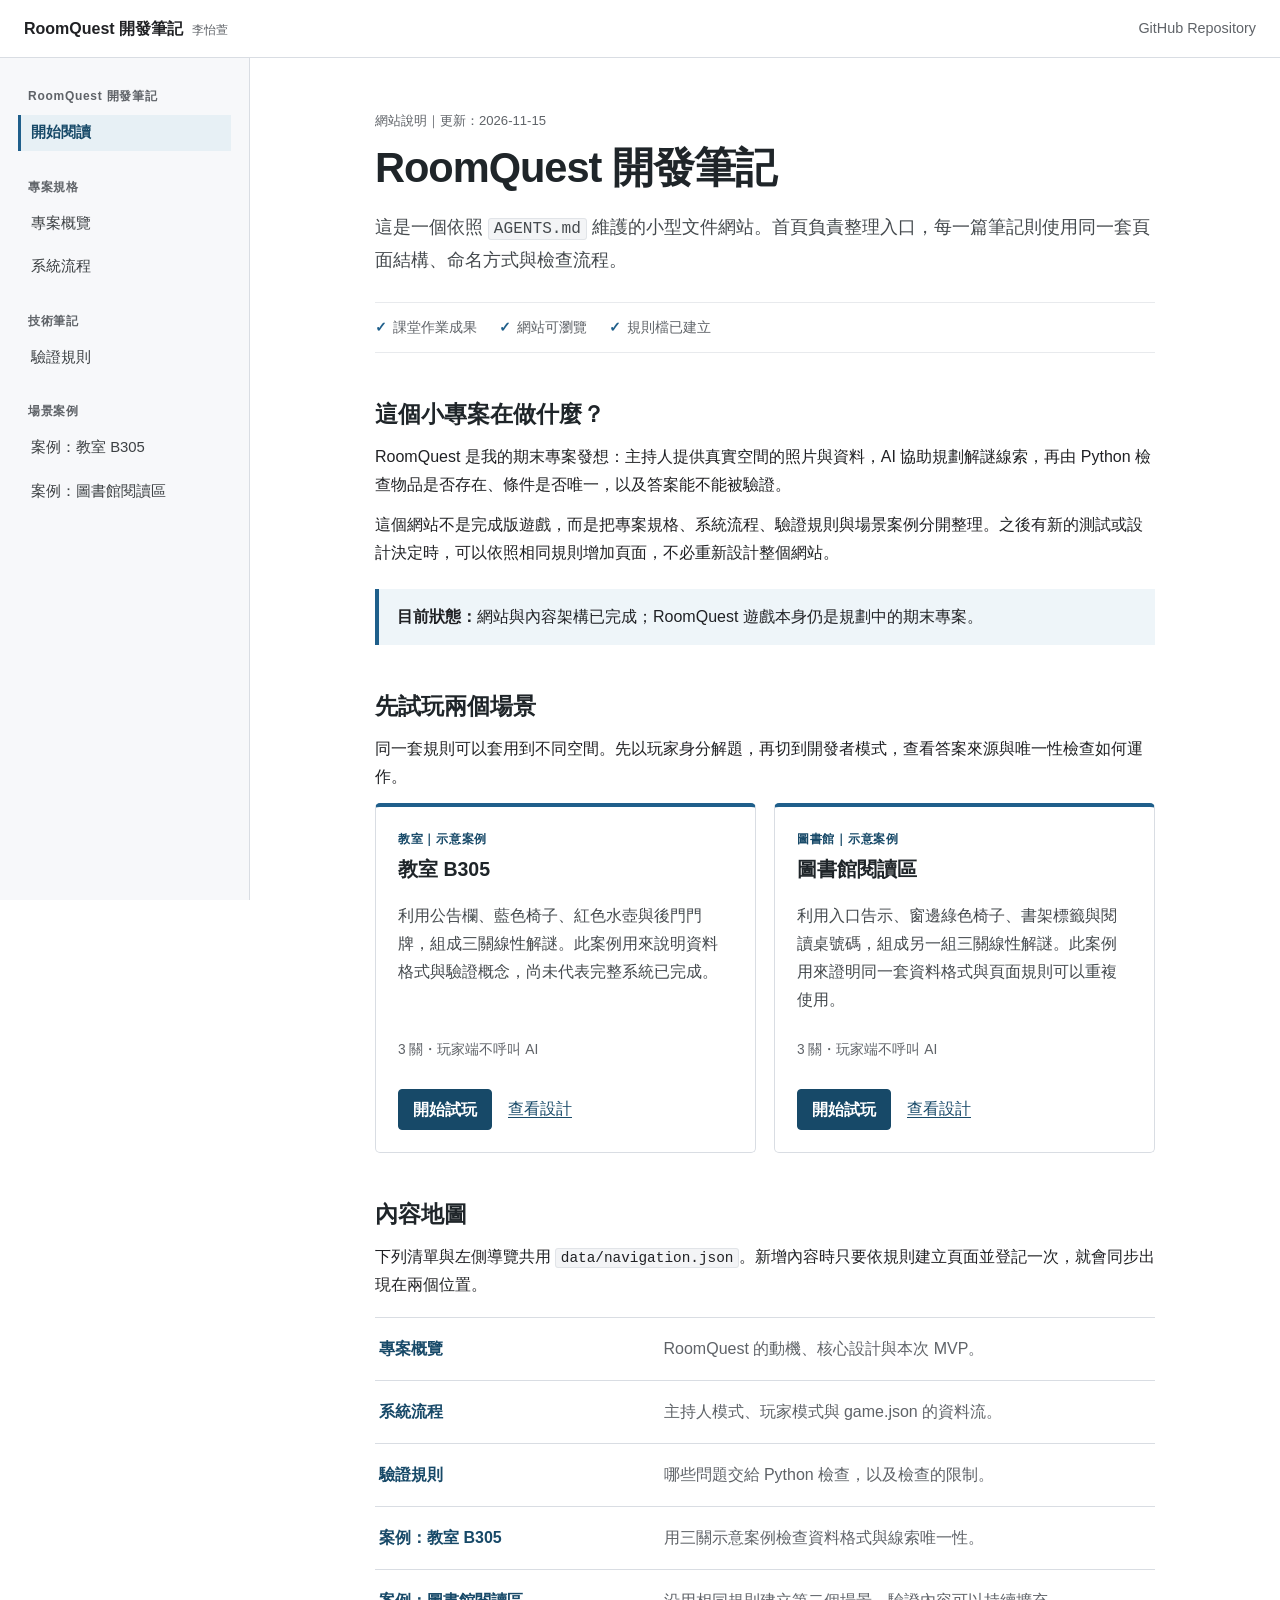
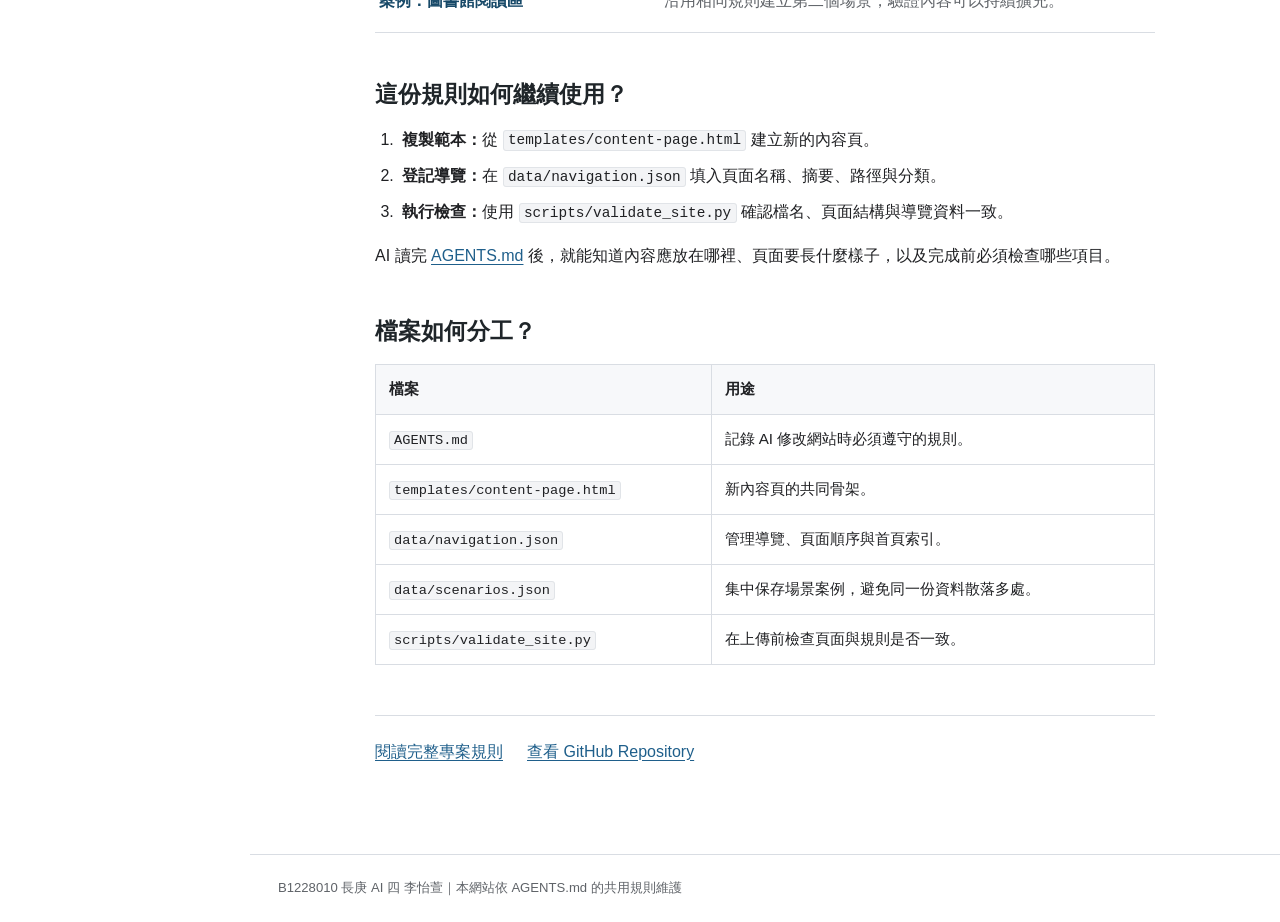
<file: index.html>
<!doctype html>
<html lang="zh-Hant">
<head>
  <meta charset="utf-8">
  <meta name="viewport" content="width=device-width, initial-scale=1">
  <meta name="description" content="RoomQuest 開發筆記：以 AGENTS.md 維護、可持續新增內容的小型文件網站。">
  <title>RoomQuest 開發筆記</title>
  <link rel="stylesheet" href="assets/css/styles.css?v=20261116-5">
</head>
<body data-root="" data-page="home">
  <a class="skip-link" href="#main-content">跳到主要內容</a>
  <header class="docs-header" data-site-header></header>

  <div class="docs-layout">
    <aside class="docs-sidebar" data-sidebar></aside>
    <main class="docs-main" id="main-content">
      <article class="doc-page">
        <p class="page-meta">網站說明｜更新：2026-11-15</p>
        <h1>RoomQuest 開發筆記</h1>
        <p class="lead">這是一個依照 <code>AGENTS.md</code> 維護的小型文件網站。首頁負責整理入口，每一篇筆記則使用同一套頁面結構、命名方式與檢查流程。</p>

        <div class="status-line" aria-label="專案狀態">
          <span>課堂作業成果</span>
          <span>網站可瀏覽</span>
          <span>規則檔已建立</span>
        </div>

        <section>
          <h2>這個小專案在做什麼？</h2>
          <p>RoomQuest 是我的期末專案發想：主持人提供真實空間的照片與資料，AI 協助規劃解謎線索，再由 Python 檢查物品是否存在、條件是否唯一，以及答案能不能被驗證。</p>
          <p>這個網站不是完成版遊戲，而是把專案規格、系統流程、驗證規則與場景案例分開整理。之後有新的測試或設計決定時，可以依照相同規則增加頁面，不必重新設計整個網站。</p>
          <aside class="note">
            <strong>目前狀態：</strong>網站與內容架構已完成；RoomQuest 遊戲本身仍是規劃中的期末專案。
          </aside>
        </section>

        <section>
          <h2>先試玩兩個場景</h2>
          <p>同一套規則可以套用到不同空間。先以玩家身分解題，再切到開發者模式，查看答案來源與唯一性檢查如何運作。</p>
          <div data-scenario-cards aria-live="polite">
            <p class="loading-text">正在載入場景……</p>
          </div>
        </section>

        <section>
          <h2>內容地圖</h2>
          <p>下列清單與左側導覽共用 <code>data/navigation.json</code>。新增內容時只要依規則建立頁面並登記一次，就會同步出現在兩個位置。</p>
          <div class="page-index" data-page-index aria-live="polite">
            <p class="loading-text">正在載入內容索引……</p>
          </div>
        </section>

        <section>
          <h2>這份規則如何繼續使用？</h2>
          <ol class="steps">
            <li><strong>複製範本：</strong>從 <code>templates/content-page.html</code> 建立新的內容頁。</li>
            <li><strong>登記導覽：</strong>在 <code>data/navigation.json</code> 填入頁面名稱、摘要、路徑與分類。</li>
            <li><strong>執行檢查：</strong>使用 <code>scripts/validate_site.py</code> 確認檔名、頁面結構與導覽資料一致。</li>
          </ol>
          <p>AI 讀完 <a href="AGENTS.md">AGENTS.md</a> 後，就能知道內容應放在哪裡、頁面要長什麼樣子，以及完成前必須檢查哪些項目。</p>
        </section>

        <section>
          <h2>檔案如何分工？</h2>
          <div class="table-wrap">
            <table>
              <thead><tr><th>檔案</th><th>用途</th></tr></thead>
              <tbody>
                <tr><td><code>AGENTS.md</code></td><td>記錄 AI 修改網站時必須遵守的規則。</td></tr>
                <tr><td><code>templates/content-page.html</code></td><td>新內容頁的共同骨架。</td></tr>
                <tr><td><code>data/navigation.json</code></td><td>管理導覽、頁面順序與首頁索引。</td></tr>
                <tr><td><code>data/scenarios.json</code></td><td>集中保存場景案例，避免同一份資料散落多處。</td></tr>
                <tr><td><code>scripts/validate_site.py</code></td><td>在上傳前檢查頁面與規則是否一致。</td></tr>
              </tbody>
            </table>
          </div>
        </section>

        <nav class="page-actions" aria-label="延伸連結">
          <a href="AGENTS.md">閱讀完整專案規則</a>
          <a href="https://github.com/lyixuan0718/roomquest-project-hub">查看 GitHub Repository</a>
        </nav>
      </article>
    </main>
  </div>

  <footer class="docs-footer" data-site-footer></footer>
  <script src="assets/js/main.js?v=20261116-5" defer></script>
  <script src="assets/js/scenario.js?v=20261116-5" defer></script>
</body>
</html>
</file>
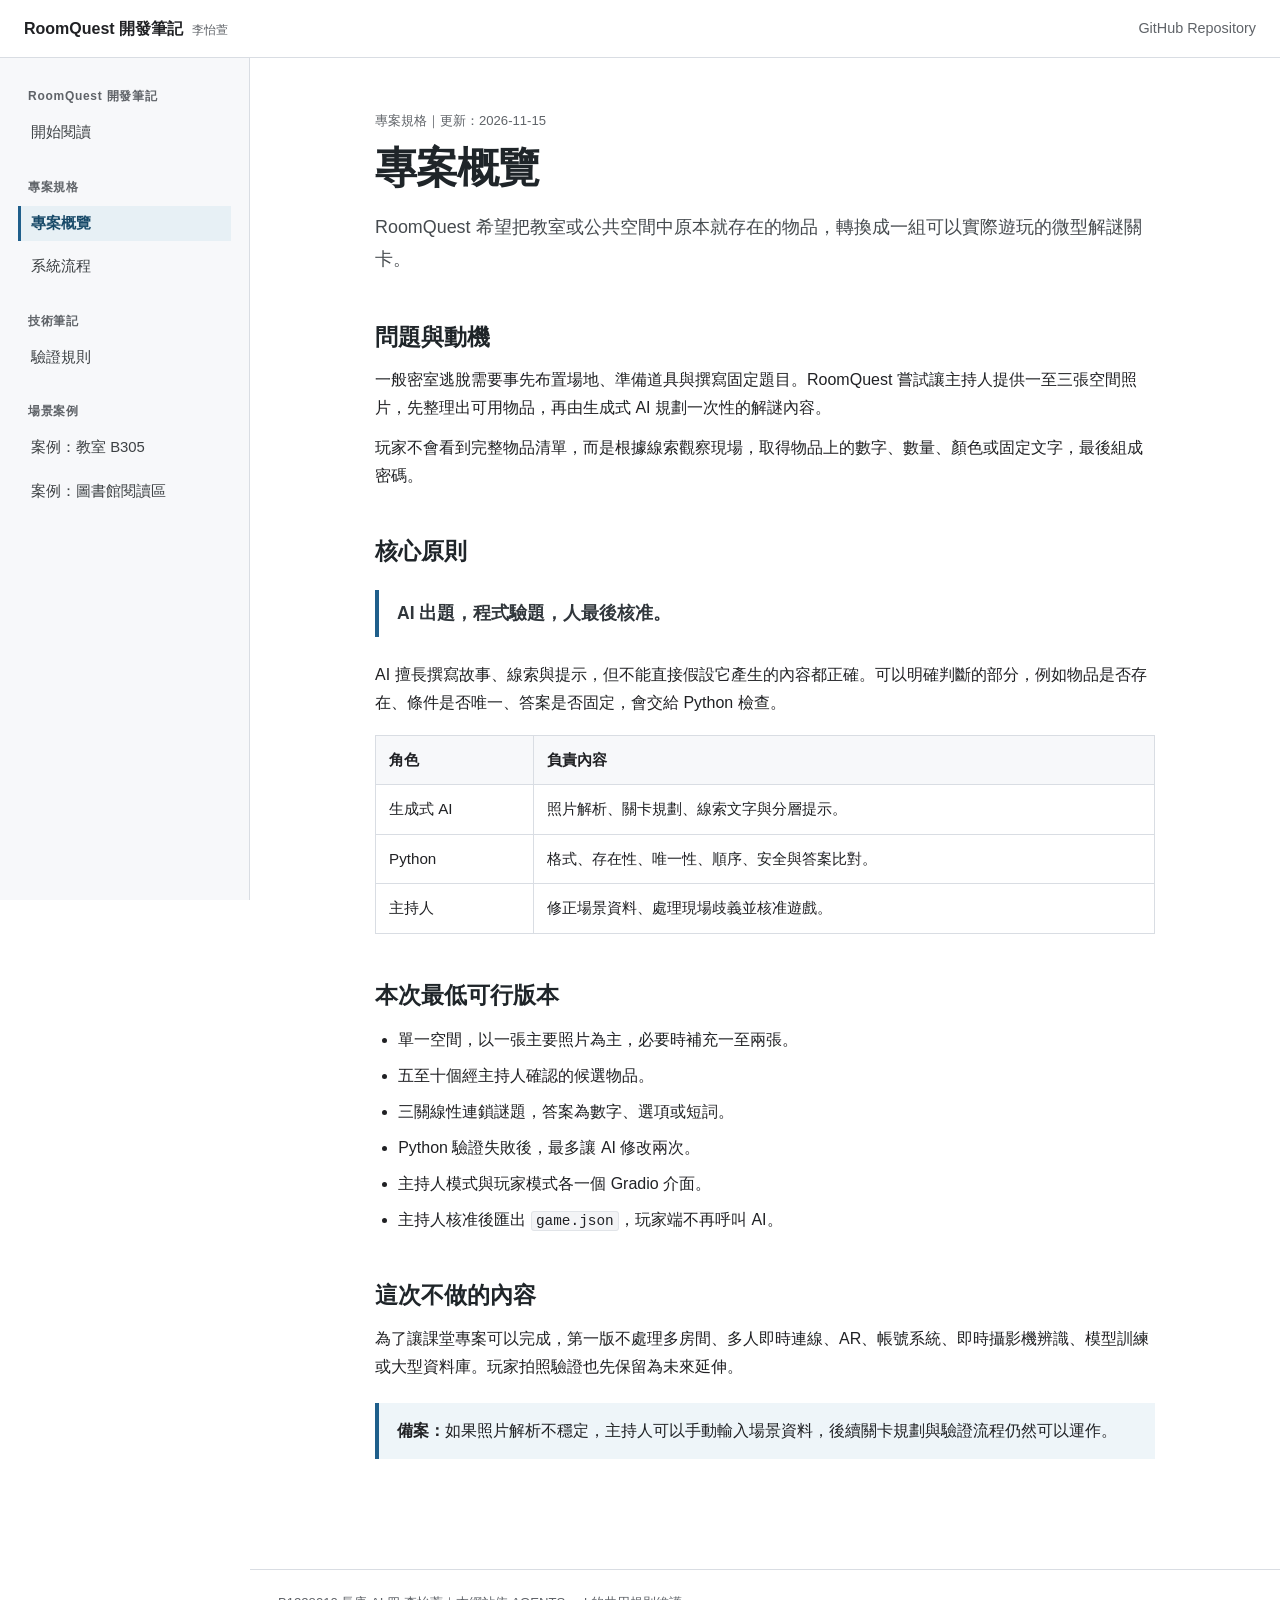
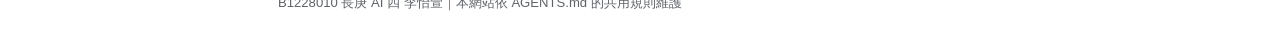
<file: pages/project-overview.html>
<!doctype html>
<html lang="zh-Hant">
<head>
  <meta charset="utf-8">
  <meta name="viewport" content="width=device-width, initial-scale=1">
  <meta name="description" content="RoomQuest 的專案動機、核心設計與最低可行版本。">
  <title>專案概覽｜RoomQuest 開發筆記</title>
  <link rel="stylesheet" href="../assets/css/styles.css?v=20261116-5">
</head>
<body data-root="../" data-page="project-overview">
  <a class="skip-link" href="#main-content">跳到主要內容</a>
  <header class="docs-header" data-site-header></header>
  <div class="docs-layout">
    <aside class="docs-sidebar" data-sidebar></aside>
    <main class="docs-main" id="main-content">
      <article class="doc-page">
        <p class="page-meta">專案規格｜更新：2026-11-15</p>
        <h1>專案概覽</h1>
        <p class="lead">RoomQuest 希望把教室或公共空間中原本就存在的物品，轉換成一組可以實際遊玩的微型解謎關卡。</p>

        <section>
          <h2>問題與動機</h2>
          <p>一般密室逃脫需要事先布置場地、準備道具與撰寫固定題目。RoomQuest 嘗試讓主持人提供一至三張空間照片，先整理出可用物品，再由生成式 AI 規劃一次性的解謎內容。</p>
          <p>玩家不會看到完整物品清單，而是根據線索觀察現場，取得物品上的數字、數量、顏色或固定文字，最後組成密碼。</p>
        </section>

        <section>
          <h2>核心原則</h2>
          <blockquote>AI 出題，程式驗題，人最後核准。</blockquote>
          <p>AI 擅長撰寫故事、線索與提示，但不能直接假設它產生的內容都正確。可以明確判斷的部分，例如物品是否存在、條件是否唯一、答案是否固定，會交給 Python 檢查。</p>
          <div class="table-wrap">
            <table>
              <thead><tr><th>角色</th><th>負責內容</th></tr></thead>
              <tbody>
                <tr><td>生成式 AI</td><td>照片解析、關卡規劃、線索文字與分層提示。</td></tr>
                <tr><td>Python</td><td>格式、存在性、唯一性、順序、安全與答案比對。</td></tr>
                <tr><td>主持人</td><td>修正場景資料、處理現場歧義並核准遊戲。</td></tr>
              </tbody>
            </table>
          </div>
        </section>

        <section>
          <h2>本次最低可行版本</h2>
          <ul>
            <li>單一空間，以一張主要照片為主，必要時補充一至兩張。</li>
            <li>五至十個經主持人確認的候選物品。</li>
            <li>三關線性連鎖謎題，答案為數字、選項或短詞。</li>
            <li>Python 驗證失敗後，最多讓 AI 修改兩次。</li>
            <li>主持人模式與玩家模式各一個 Gradio 介面。</li>
            <li>主持人核准後匯出 <code>game.json</code>，玩家端不再呼叫 AI。</li>
          </ul>
        </section>

        <section>
          <h2>這次不做的內容</h2>
          <p>為了讓課堂專案可以完成，第一版不處理多房間、多人即時連線、AR、帳號系統、即時攝影機辨識、模型訓練或大型資料庫。玩家拍照驗證也先保留為未來延伸。</p>
          <aside class="note"><strong>備案：</strong>如果照片解析不穩定，主持人可以手動輸入場景資料，後續關卡規劃與驗證流程仍然可以運作。</aside>
        </section>
      </article>
    </main>
  </div>
  <footer class="docs-footer" data-site-footer></footer>
  <script src="../assets/js/main.js?v=20261116-5" defer></script>
</body>
</html>
</file>
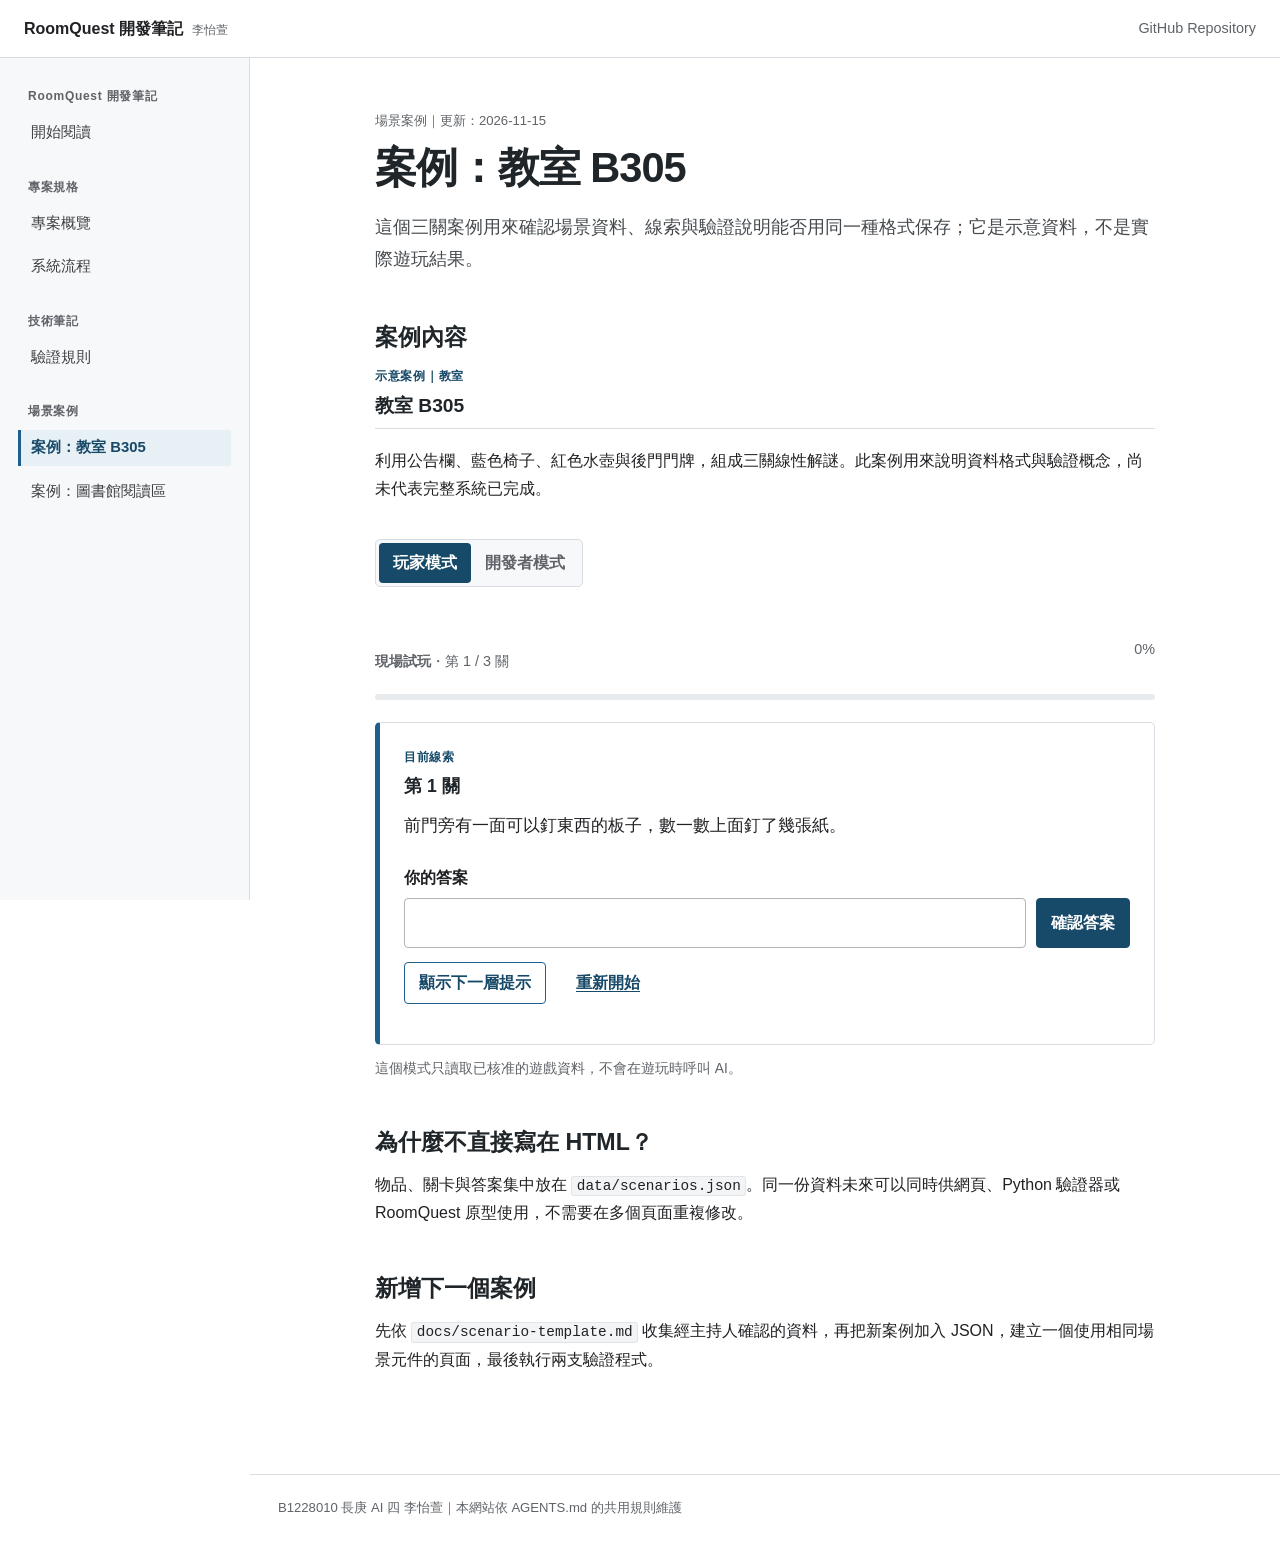
<file: pages/scene-case-b305.html>
<!doctype html>
<html lang="zh-Hant">
<head>
  <meta charset="utf-8">
  <meta name="viewport" content="width=device-width, initial-scale=1">
  <meta name="description" content="RoomQuest 教室 B305 三關示意案例。">
  <title>案例：教室 B305｜RoomQuest 開發筆記</title>
  <link rel="stylesheet" href="../assets/css/styles.css?v=20261116-5">
</head>
<body data-root="../" data-page="scene-case-b305">
  <a class="skip-link" href="#main-content">跳到主要內容</a>
  <header class="docs-header" data-site-header></header>
  <div class="docs-layout">
    <aside class="docs-sidebar" data-sidebar></aside>
    <main class="docs-main" id="main-content">
      <article class="doc-page">
        <p class="page-meta">場景案例｜更新：2026-11-15</p>
        <h1>案例：教室 B305</h1>
        <p class="lead">這個三關案例用來確認場景資料、線索與驗證說明能否用同一種格式保存；它是示意資料，不是實際遊玩結果。</p>

        <section>
          <h2>案例內容</h2>
          <div class="scenario-view" data-scenario-view data-scenario-slug="classroom-b305" aria-live="polite">
            <p class="loading-text">正在載入場景資料……</p>
          </div>
        </section>

        <section>
          <h2>為什麼不直接寫在 HTML？</h2>
          <p>物品、關卡與答案集中放在 <code>data/scenarios.json</code>。同一份資料未來可以同時供網頁、Python 驗證器或 RoomQuest 原型使用，不需要在多個頁面重複修改。</p>
        </section>

        <section>
          <h2>新增下一個案例</h2>
          <p>先依 <code>docs/scenario-template.md</code> 收集經主持人確認的資料，再把新案例加入 JSON，建立一個使用相同場景元件的頁面，最後執行兩支驗證程式。</p>
        </section>
      </article>
    </main>
  </div>
  <footer class="docs-footer" data-site-footer></footer>
  <script src="../assets/js/main.js?v=20261116-5" defer></script>
  <script src="../assets/js/scenario.js?v=20261116-5" defer></script>
</body>
</html>
</file>
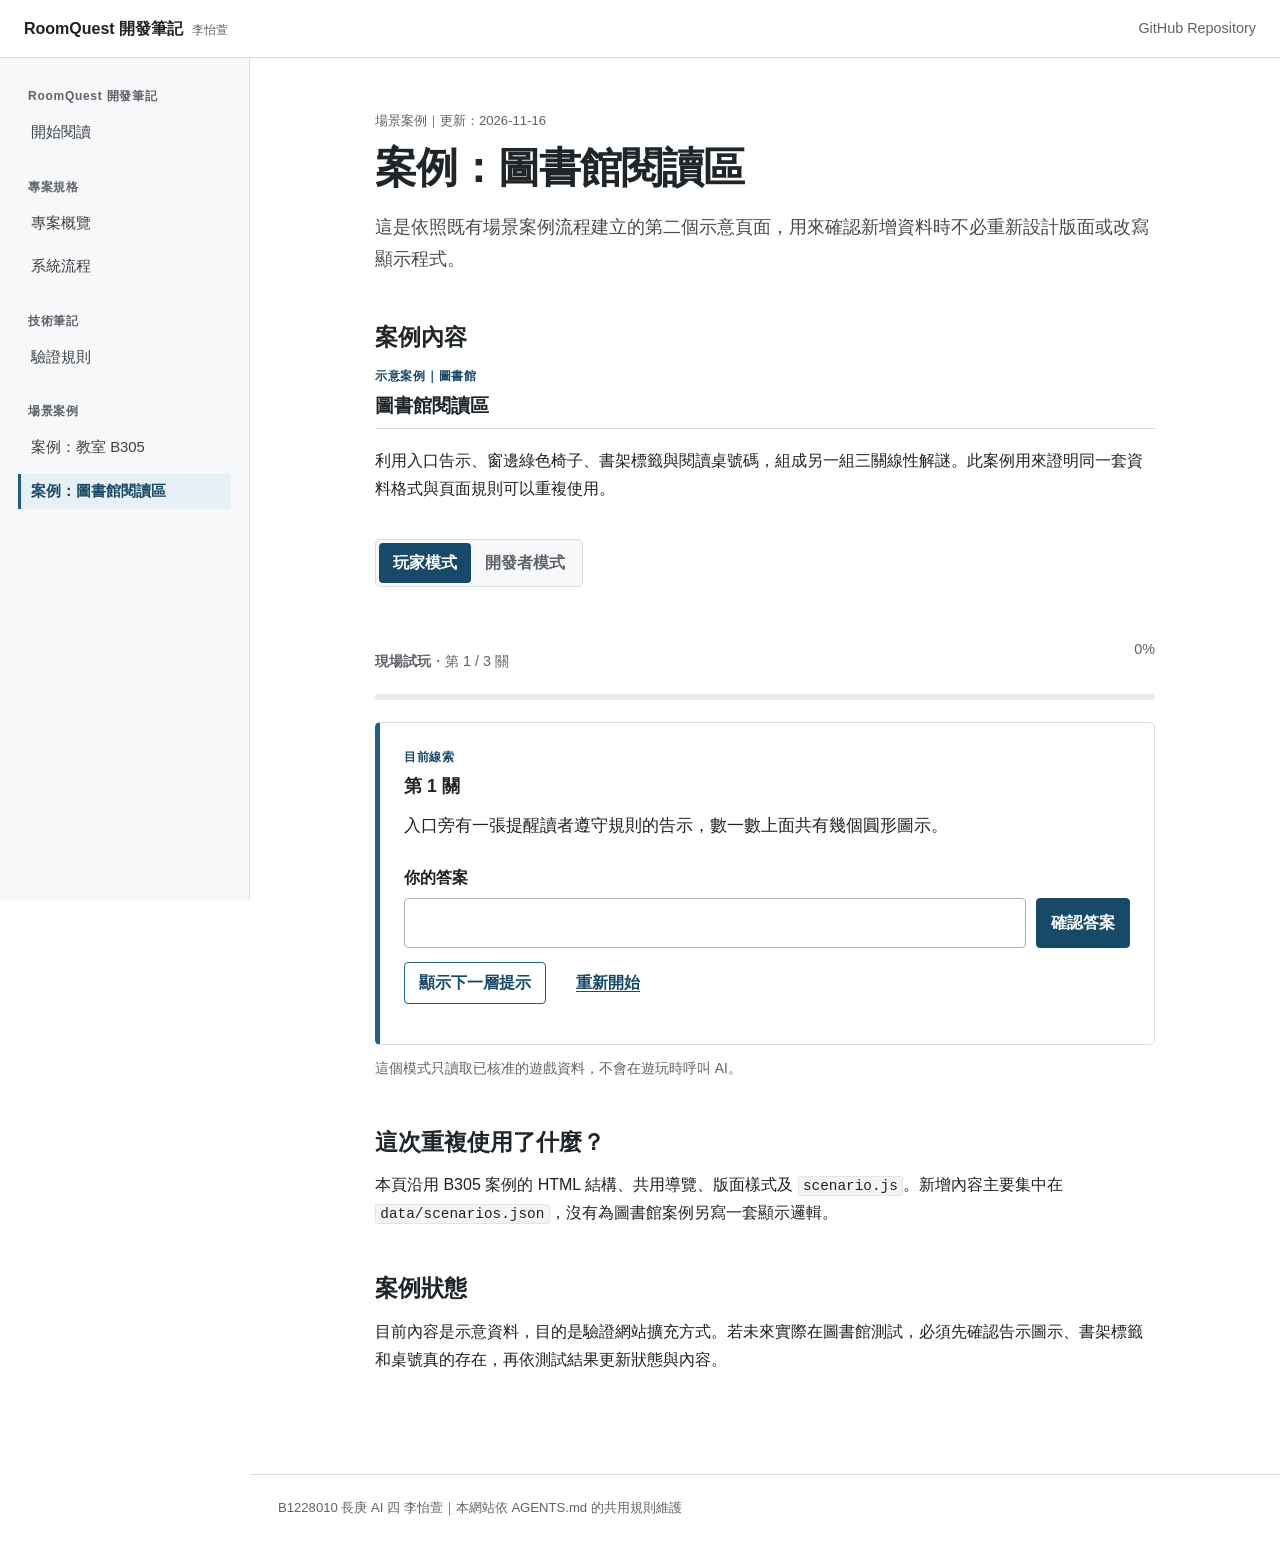
<file: pages/scene-case-library.html>
<!doctype html>
<html lang="zh-Hant">
<head>
  <meta charset="utf-8">
  <meta name="viewport" content="width=device-width, initial-scale=1">
  <meta name="description" content="RoomQuest 圖書館閱讀區三關示意案例。">
  <title>案例：圖書館閱讀區｜RoomQuest 開發筆記</title>
  <link rel="stylesheet" href="../assets/css/styles.css?v=20261116-5">
</head>
<body data-root="../" data-page="scene-case-library">
  <a class="skip-link" href="#main-content">跳到主要內容</a>
  <header class="docs-header" data-site-header></header>
  <div class="docs-layout">
    <aside class="docs-sidebar" data-sidebar></aside>
    <main class="docs-main" id="main-content">
      <article class="doc-page">
        <p class="page-meta">場景案例｜更新：2026-11-16</p>
        <h1>案例：圖書館閱讀區</h1>
        <p class="lead">這是依照既有場景案例流程建立的第二個示意頁面，用來確認新增資料時不必重新設計版面或改寫顯示程式。</p>

        <section>
          <h2>案例內容</h2>
          <div class="scenario-view" data-scenario-view data-scenario-slug="library-reading-area" aria-live="polite">
            <p class="loading-text">正在載入場景資料……</p>
          </div>
        </section>

        <section>
          <h2>這次重複使用了什麼？</h2>
          <p>本頁沿用 B305 案例的 HTML 結構、共用導覽、版面樣式及 <code>scenario.js</code>。新增內容主要集中在 <code>data/scenarios.json</code>，沒有為圖書館案例另寫一套顯示邏輯。</p>
        </section>

        <section>
          <h2>案例狀態</h2>
          <p>目前內容是示意資料，目的是驗證網站擴充方式。若未來實際在圖書館測試，必須先確認告示圖示、書架標籤和桌號真的存在，再依測試結果更新狀態與內容。</p>
        </section>
      </article>
    </main>
  </div>
  <footer class="docs-footer" data-site-footer></footer>
  <script src="../assets/js/main.js?v=20261116-5" defer></script>
  <script src="../assets/js/scenario.js?v=20261116-5" defer></script>
</body>
</html>
</file>
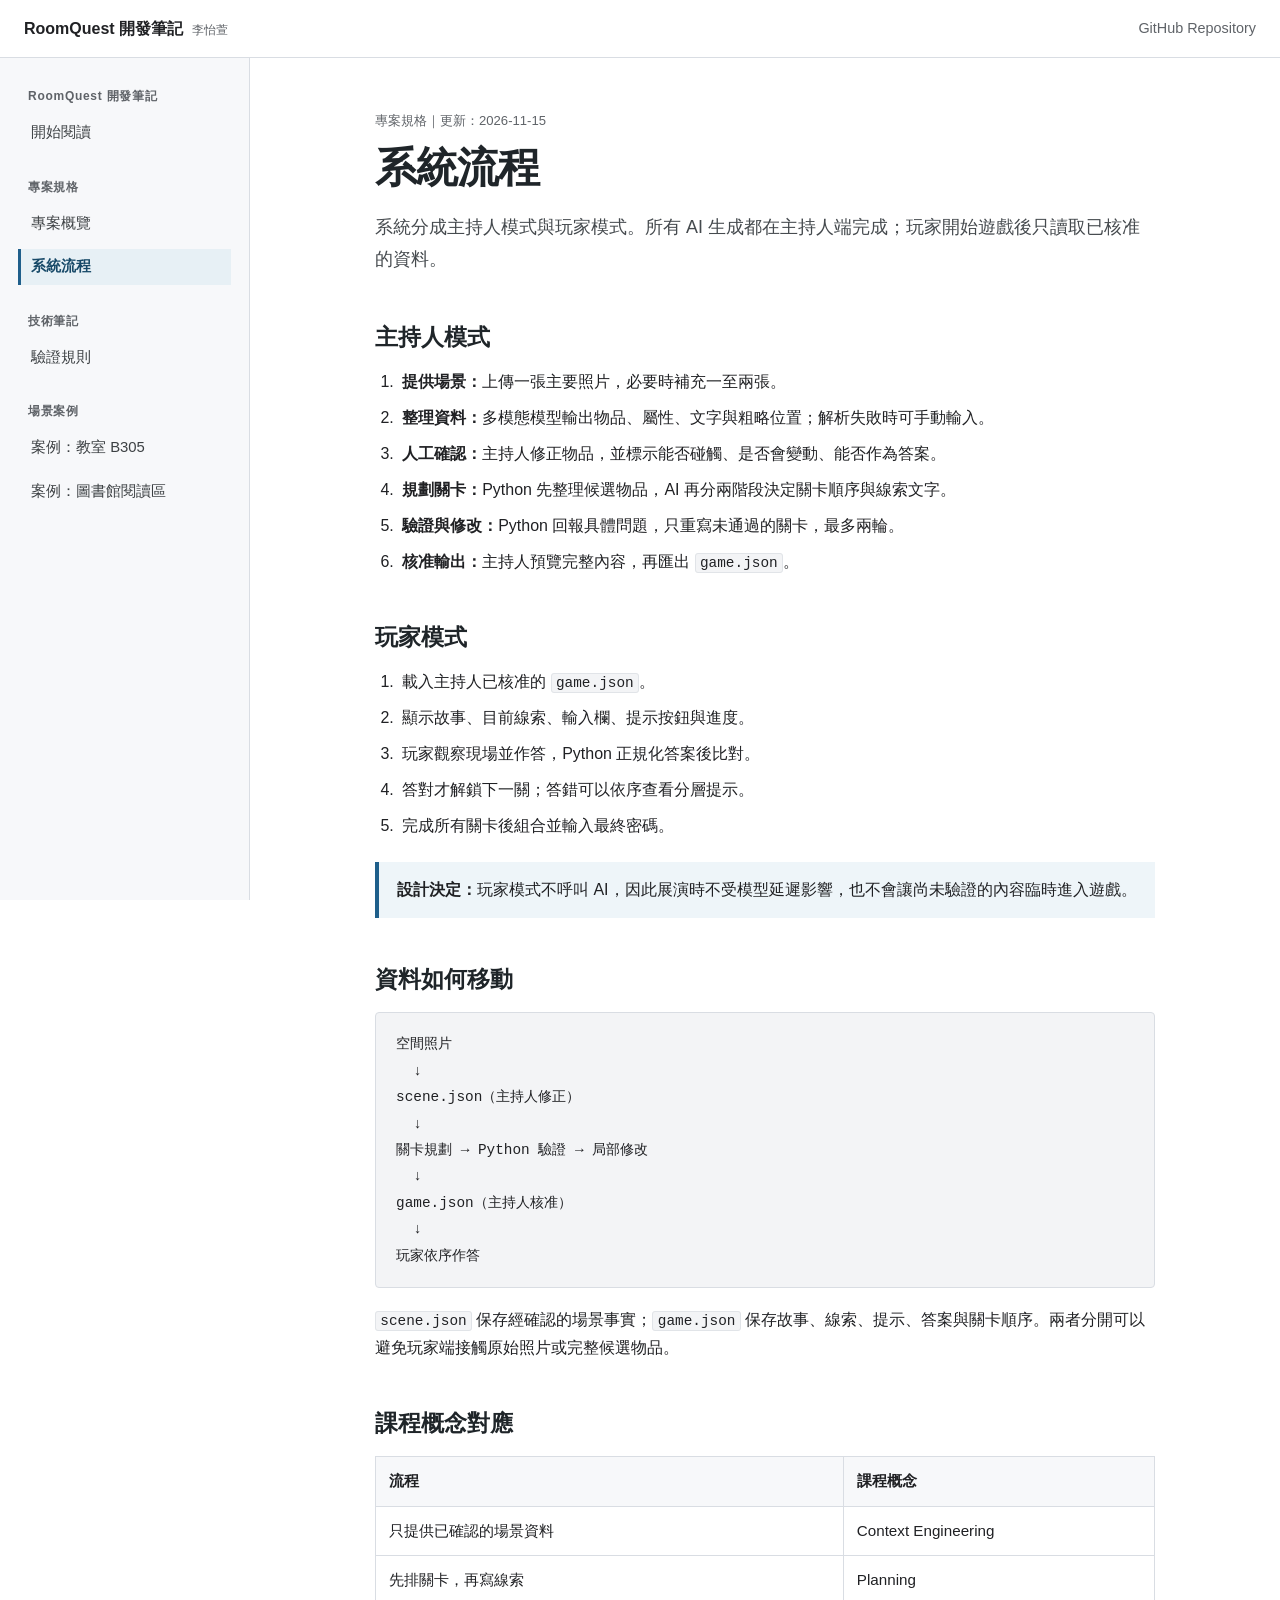
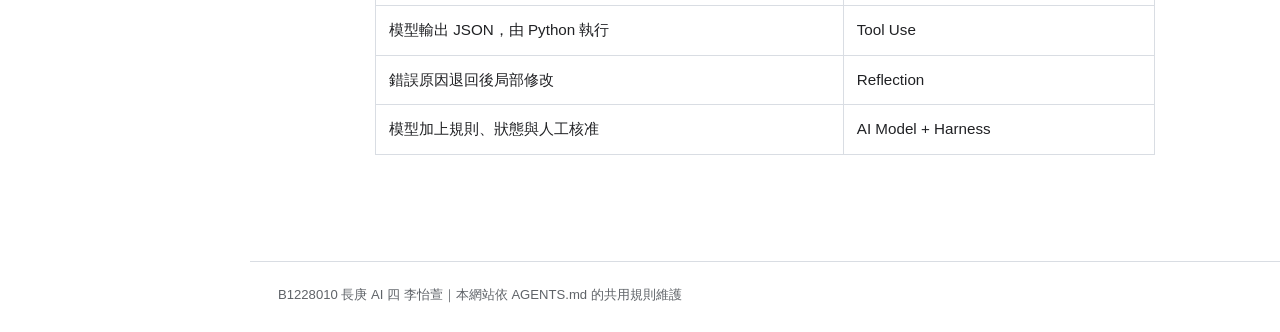
<file: pages/system-workflow.html>
<!doctype html>
<html lang="zh-Hant">
<head>
  <meta charset="utf-8">
  <meta name="viewport" content="width=device-width, initial-scale=1">
  <meta name="description" content="RoomQuest 主持人模式、玩家模式與資料流。">
  <title>系統流程｜RoomQuest 開發筆記</title>
  <link rel="stylesheet" href="../assets/css/styles.css?v=20261116-5">
</head>
<body data-root="../" data-page="system-workflow">
  <a class="skip-link" href="#main-content">跳到主要內容</a>
  <header class="docs-header" data-site-header></header>
  <div class="docs-layout">
    <aside class="docs-sidebar" data-sidebar></aside>
    <main class="docs-main" id="main-content">
      <article class="doc-page">
        <p class="page-meta">專案規格｜更新：2026-11-15</p>
        <h1>系統流程</h1>
        <p class="lead">系統分成主持人模式與玩家模式。所有 AI 生成都在主持人端完成；玩家開始遊戲後只讀取已核准的資料。</p>

        <section>
          <h2>主持人模式</h2>
          <ol class="steps">
            <li><strong>提供場景：</strong>上傳一張主要照片，必要時補充一至兩張。</li>
            <li><strong>整理資料：</strong>多模態模型輸出物品、屬性、文字與粗略位置；解析失敗時可手動輸入。</li>
            <li><strong>人工確認：</strong>主持人修正物品，並標示能否碰觸、是否會變動、能否作為答案。</li>
            <li><strong>規劃關卡：</strong>Python 先整理候選物品，AI 再分兩階段決定關卡順序與線索文字。</li>
            <li><strong>驗證與修改：</strong>Python 回報具體問題，只重寫未通過的關卡，最多兩輪。</li>
            <li><strong>核准輸出：</strong>主持人預覽完整內容，再匯出 <code>game.json</code>。</li>
          </ol>
        </section>

        <section>
          <h2>玩家模式</h2>
          <ol class="steps">
            <li>載入主持人已核准的 <code>game.json</code>。</li>
            <li>顯示故事、目前線索、輸入欄、提示按鈕與進度。</li>
            <li>玩家觀察現場並作答，Python 正規化答案後比對。</li>
            <li>答對才解鎖下一關；答錯可以依序查看分層提示。</li>
            <li>完成所有關卡後組合並輸入最終密碼。</li>
          </ol>
          <aside class="note"><strong>設計決定：</strong>玩家模式不呼叫 AI，因此展演時不受模型延遲影響，也不會讓尚未驗證的內容臨時進入遊戲。</aside>
        </section>

        <section>
          <h2>資料如何移動</h2>
          <pre><code>空間照片
  ↓
scene.json（主持人修正）
  ↓
關卡規劃 → Python 驗證 → 局部修改
  ↓
game.json（主持人核准）
  ↓
玩家依序作答</code></pre>
          <p><code>scene.json</code> 保存經確認的場景事實；<code>game.json</code> 保存故事、線索、提示、答案與關卡順序。兩者分開可以避免玩家端接觸原始照片或完整候選物品。</p>
        </section>

        <section>
          <h2>課程概念對應</h2>
          <div class="table-wrap">
            <table>
              <thead><tr><th>流程</th><th>課程概念</th></tr></thead>
              <tbody>
                <tr><td>只提供已確認的場景資料</td><td>Context Engineering</td></tr>
                <tr><td>先排關卡，再寫線索</td><td>Planning</td></tr>
                <tr><td>模型輸出 JSON，由 Python 執行</td><td>Tool Use</td></tr>
                <tr><td>錯誤原因退回後局部修改</td><td>Reflection</td></tr>
                <tr><td>模型加上規則、狀態與人工核准</td><td>AI Model + Harness</td></tr>
              </tbody>
            </table>
          </div>
        </section>
      </article>
    </main>
  </div>
  <footer class="docs-footer" data-site-footer></footer>
  <script src="../assets/js/main.js?v=20261116-5" defer></script>
</body>
</html>
</file>
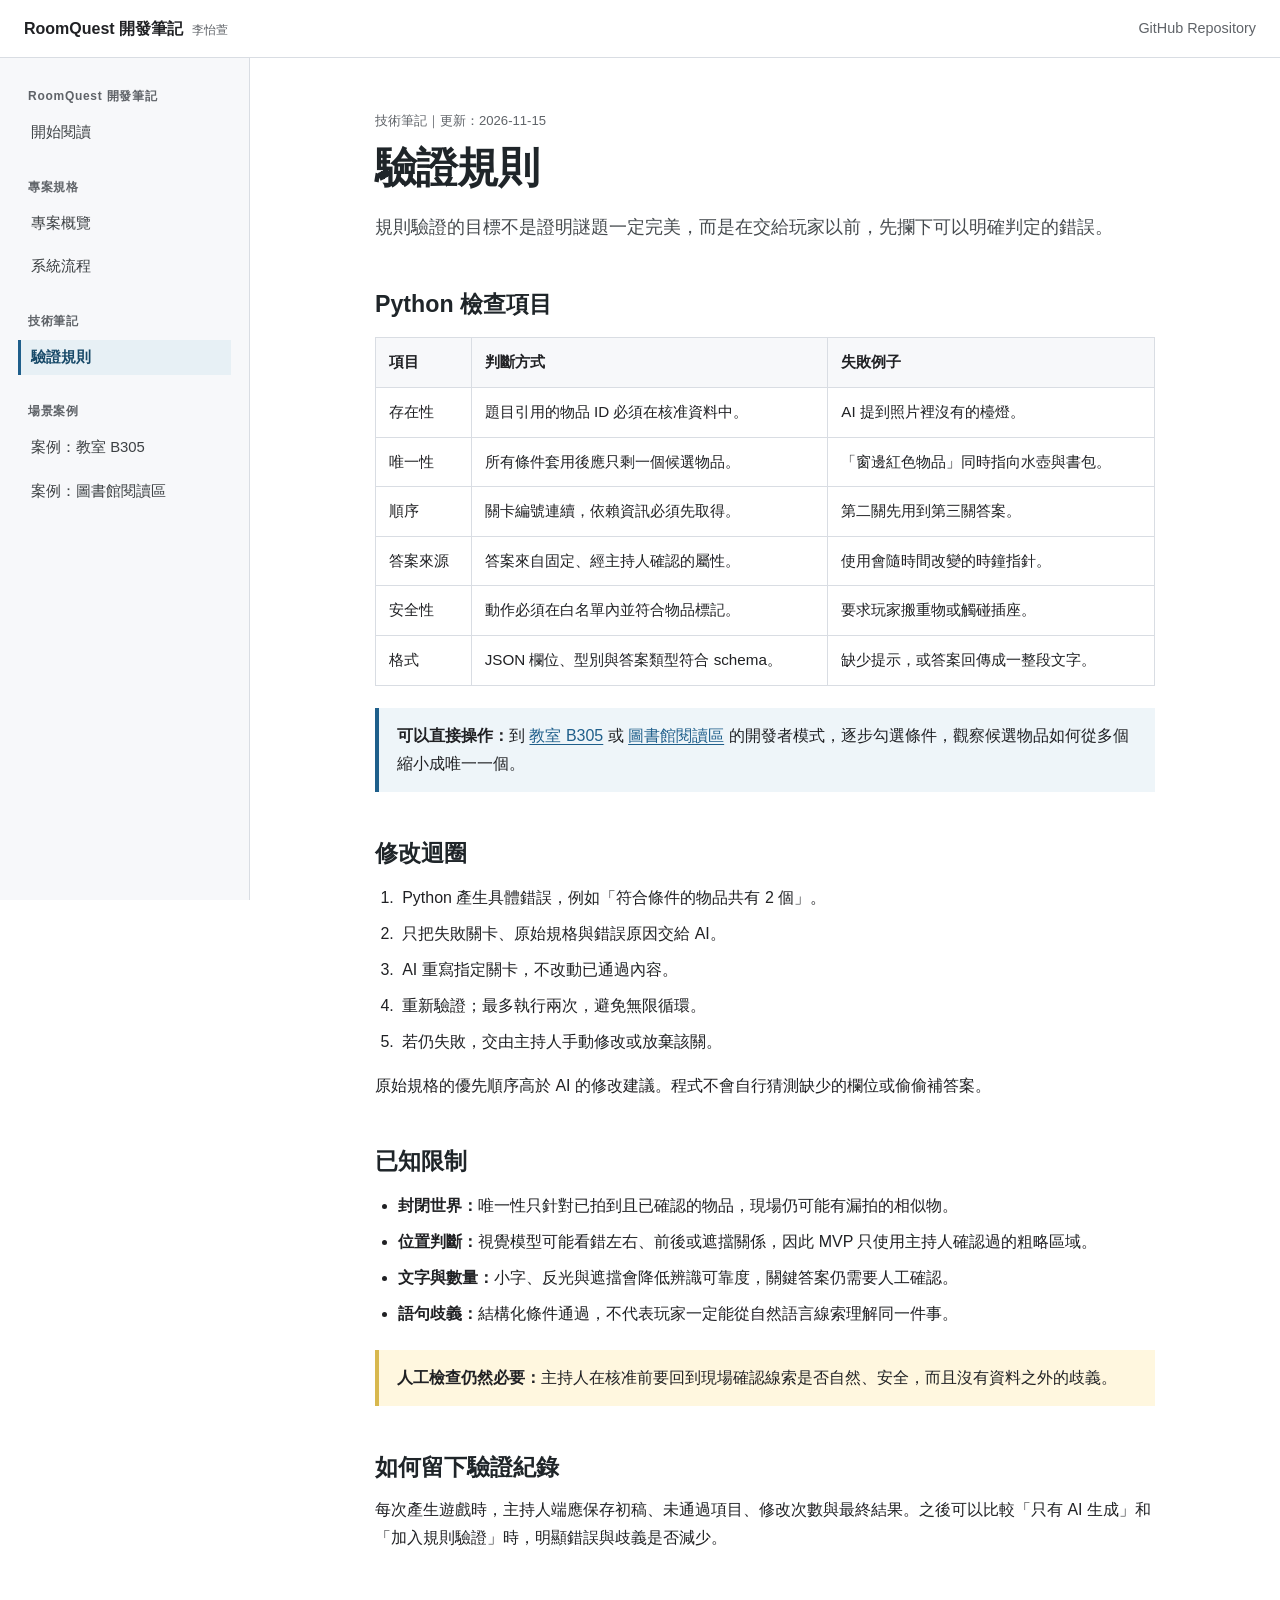
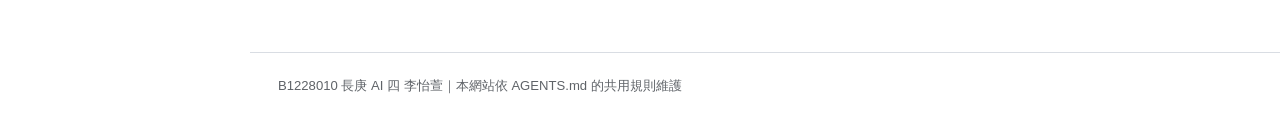
<file: pages/validation-rules.html>
<!doctype html>
<html lang="zh-Hant">
<head>
  <meta charset="utf-8">
  <meta name="viewport" content="width=device-width, initial-scale=1">
  <meta name="description" content="RoomQuest 的 Python 驗證規則、修改迴圈與已知限制。">
  <title>驗證規則｜RoomQuest 開發筆記</title>
  <link rel="stylesheet" href="../assets/css/styles.css?v=20261116-5">
</head>
<body data-root="../" data-page="validation-rules">
  <a class="skip-link" href="#main-content">跳到主要內容</a>
  <header class="docs-header" data-site-header></header>
  <div class="docs-layout">
    <aside class="docs-sidebar" data-sidebar></aside>
    <main class="docs-main" id="main-content">
      <article class="doc-page">
        <p class="page-meta">技術筆記｜更新：2026-11-15</p>
        <h1>驗證規則</h1>
        <p class="lead">規則驗證的目標不是證明謎題一定完美，而是在交給玩家以前，先攔下可以明確判定的錯誤。</p>

        <section>
          <h2>Python 檢查項目</h2>
          <div class="table-wrap">
            <table>
              <thead><tr><th>項目</th><th>判斷方式</th><th>失敗例子</th></tr></thead>
              <tbody>
                <tr><td>存在性</td><td>題目引用的物品 ID 必須在核准資料中。</td><td>AI 提到照片裡沒有的檯燈。</td></tr>
                <tr><td>唯一性</td><td>所有條件套用後應只剩一個候選物品。</td><td>「窗邊紅色物品」同時指向水壺與書包。</td></tr>
                <tr><td>順序</td><td>關卡編號連續，依賴資訊必須先取得。</td><td>第二關先用到第三關答案。</td></tr>
                <tr><td>答案來源</td><td>答案來自固定、經主持人確認的屬性。</td><td>使用會隨時間改變的時鐘指針。</td></tr>
                <tr><td>安全性</td><td>動作必須在白名單內並符合物品標記。</td><td>要求玩家搬重物或觸碰插座。</td></tr>
                <tr><td>格式</td><td>JSON 欄位、型別與答案類型符合 schema。</td><td>缺少提示，或答案回傳成一整段文字。</td></tr>
              </tbody>
            </table>
          </div>
          <aside class="note"><strong>可以直接操作：</strong>到 <a href="scene-case-b305.html?mode=developer">教室 B305</a> 或 <a href="scene-case-library.html?mode=developer">圖書館閱讀區</a> 的開發者模式，逐步勾選條件，觀察候選物品如何從多個縮小成唯一一個。</aside>
        </section>

        <section>
          <h2>修改迴圈</h2>
          <ol class="steps">
            <li>Python 產生具體錯誤，例如「符合條件的物品共有 2 個」。</li>
            <li>只把失敗關卡、原始規格與錯誤原因交給 AI。</li>
            <li>AI 重寫指定關卡，不改動已通過內容。</li>
            <li>重新驗證；最多執行兩次，避免無限循環。</li>
            <li>若仍失敗，交由主持人手動修改或放棄該關。</li>
          </ol>
          <p>原始規格的優先順序高於 AI 的修改建議。程式不會自行猜測缺少的欄位或偷偷補答案。</p>
        </section>

        <section>
          <h2>已知限制</h2>
          <ul>
            <li><strong>封閉世界：</strong>唯一性只針對已拍到且已確認的物品，現場仍可能有漏拍的相似物。</li>
            <li><strong>位置判斷：</strong>視覺模型可能看錯左右、前後或遮擋關係，因此 MVP 只使用主持人確認過的粗略區域。</li>
            <li><strong>文字與數量：</strong>小字、反光與遮擋會降低辨識可靠度，關鍵答案仍需要人工確認。</li>
            <li><strong>語句歧義：</strong>結構化條件通過，不代表玩家一定能從自然語言線索理解同一件事。</li>
          </ul>
          <aside class="warning"><strong>人工檢查仍然必要：</strong>主持人在核准前要回到現場確認線索是否自然、安全，而且沒有資料之外的歧義。</aside>
        </section>

        <section>
          <h2>如何留下驗證紀錄</h2>
          <p>每次產生遊戲時，主持人端應保存初稿、未通過項目、修改次數與最終結果。之後可以比較「只有 AI 生成」和「加入規則驗證」時，明顯錯誤與歧義是否減少。</p>
        </section>
      </article>
    </main>
  </div>
  <footer class="docs-footer" data-site-footer></footer>
  <script src="../assets/js/main.js?v=20261116-5" defer></script>
</body>
</html>
</file>
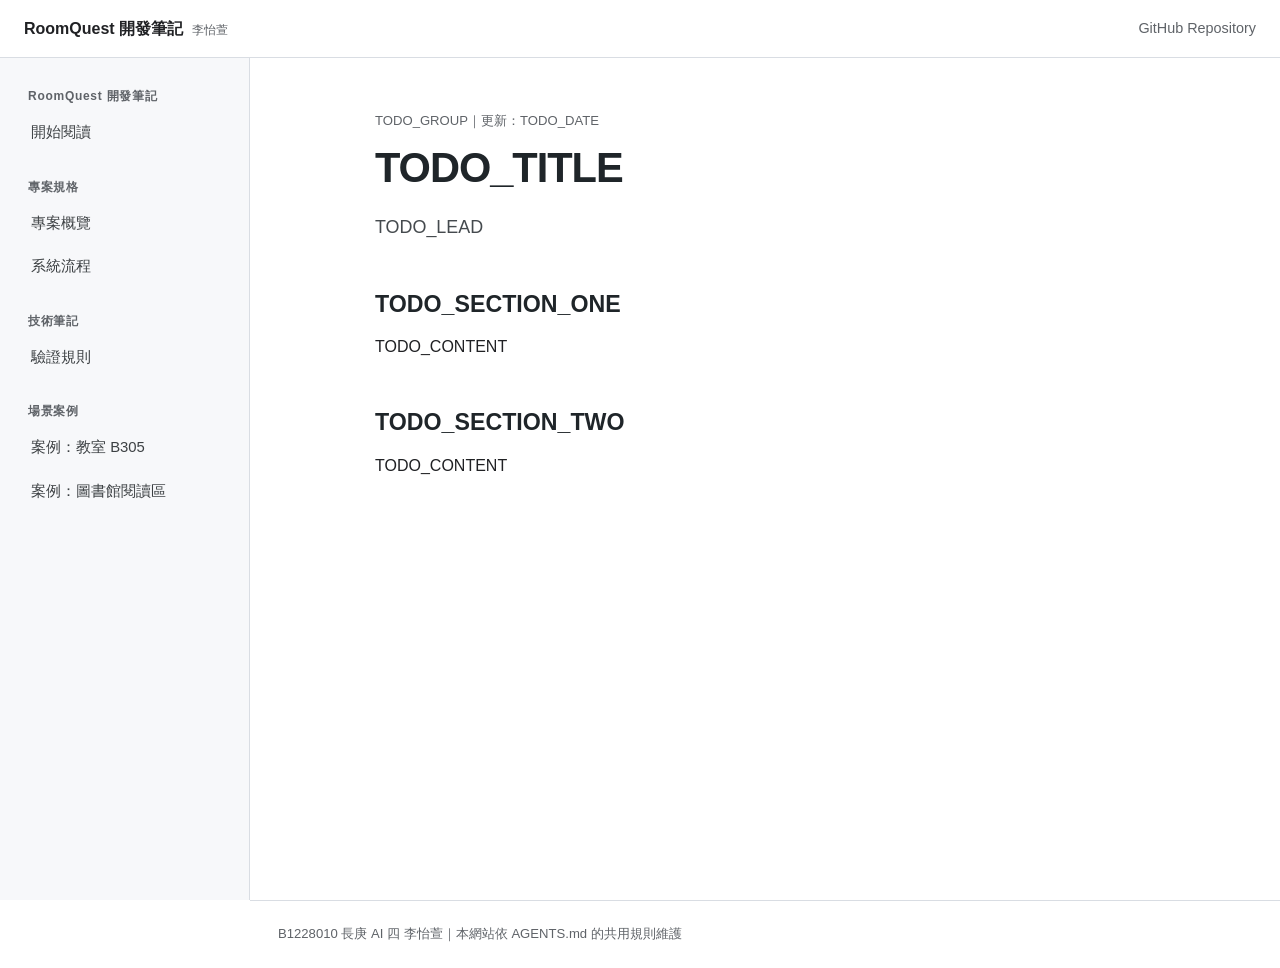
<file: templates/content-page.html>
<!doctype html>
<html lang="zh-Hant">
<head>
  <meta charset="utf-8">
  <meta name="viewport" content="width=device-width, initial-scale=1">
  <meta name="description" content="TODO_DESCRIPTION">
  <title>TODO_TITLE｜RoomQuest 開發筆記</title>
  <link rel="stylesheet" href="../assets/css/styles.css?v=20261116-5">
</head>
<body data-root="../" data-page="TODO_PAGE_ID">
  <a class="skip-link" href="#main-content">跳到主要內容</a>
  <header class="docs-header" data-site-header></header>
  <div class="docs-layout">
    <aside class="docs-sidebar" data-sidebar></aside>
    <main class="docs-main" id="main-content">
      <article class="doc-page">
        <p class="page-meta">TODO_GROUP｜更新：TODO_DATE</p>
        <h1>TODO_TITLE</h1>
        <p class="lead">TODO_LEAD</p>

        <section>
          <h2>TODO_SECTION_ONE</h2>
          <p>TODO_CONTENT</p>
        </section>

        <section>
          <h2>TODO_SECTION_TWO</h2>
          <p>TODO_CONTENT</p>
        </section>
      </article>
    </main>
  </div>
  <footer class="docs-footer" data-site-footer></footer>
  <script src="../assets/js/main.js?v=20261116-5" defer></script>
</body>
</html>
</file>
<file: assets/css/styles.css>
:root {
  --ink: #202124;
  --muted: #5f6368;
  --line: #d9dde3;
  --soft-line: #e8eaed;
  --surface: #ffffff;
  --sidebar: #f7f8fa;
  --blue: #1f5f8b;
  --blue-dark: #174968;
  --blue-soft: #eef5f9;
  --warning: #fff7df;
  --warning-line: #d8b84e;
  --code: #f3f4f6;
  --header-height: 58px;
  color-scheme: light;
  font-family: -apple-system, BlinkMacSystemFont, "Segoe UI", "Noto Sans TC", "PingFang TC", "Microsoft JhengHei", sans-serif;
}

* {
  box-sizing: border-box;
}

html {
  scroll-behavior: smooth;
}

body {
  margin: 0;
  color: var(--ink);
  background: var(--surface);
  font-size: 16px;
  line-height: 1.75;
}

a {
  color: var(--blue);
  text-underline-offset: 3px;
}

a:hover {
  color: var(--blue-dark);
}

a:focus-visible,
button:focus-visible {
  outline: 3px solid #7db5d5;
  outline-offset: 3px;
}

.skip-link {
  position: fixed;
  z-index: 100;
  top: 8px;
  left: 8px;
  padding: 8px 12px;
  color: #fff;
  background: var(--blue-dark);
  transform: translateY(-160%);
}

.skip-link:focus {
  transform: translateY(0);
}

.docs-header {
  position: sticky;
  z-index: 30;
  top: 0;
  height: var(--header-height);
  border-bottom: 1px solid var(--line);
  background: rgba(255, 255, 255, 0.97);
}

.header-inner {
  display: flex;
  align-items: center;
  max-width: 1440px;
  height: 100%;
  margin: 0 auto;
  padding: 0 24px;
  gap: 16px;
}

.site-name {
  color: var(--ink);
  font-size: 1rem;
  font-weight: 700;
  text-decoration: none;
}

.site-name small {
  margin-left: 9px;
  color: var(--muted);
  font-size: 0.78rem;
  font-weight: 400;
}

.header-link {
  margin-left: auto;
  color: var(--muted);
  font-size: 0.9rem;
  text-decoration: none;
}

.menu-button {
  display: none;
  align-items: center;
  justify-content: center;
  width: 40px;
  height: 40px;
  padding: 0;
  border: 1px solid var(--line);
  border-radius: 4px;
  color: var(--ink);
  background: var(--surface);
  font: inherit;
  cursor: pointer;
}

.docs-layout {
  display: grid;
  grid-template-columns: 250px minmax(0, 1fr);
  min-height: calc(100vh - var(--header-height));
}

.docs-sidebar {
  position: sticky;
  top: var(--header-height);
  align-self: start;
  height: calc(100vh - var(--header-height));
  overflow-y: auto;
  border-right: 1px solid var(--line);
  background: var(--sidebar);
  padding: 28px 18px 40px;
}

.sidebar-group + .sidebar-group {
  margin-top: 26px;
}

.sidebar-title {
  margin: 0 10px 8px;
  color: var(--muted);
  font-size: 0.75rem;
  font-weight: 700;
  letter-spacing: 0.06em;
}

.sidebar-list {
  margin: 0;
  padding: 0;
  list-style: none;
}

.sidebar-list a {
  display: block;
  margin: 2px 0;
  padding: 7px 10px;
  border-left: 3px solid transparent;
  color: #3c4043;
  font-size: 0.93rem;
  line-height: 1.45;
  text-decoration: none;
}

.sidebar-list a:hover {
  background: #eceff1;
}

.sidebar-list a[aria-current="page"] {
  border-left-color: var(--blue);
  color: var(--blue-dark);
  background: #e7f0f5;
  font-weight: 700;
}

.docs-main {
  min-width: 0;
}

.doc-page {
  width: min(100% - 48px, 780px);
  margin: 0 auto;
  padding: 52px 0 88px;
}

.page-meta {
  margin: 0 0 8px;
  color: var(--muted);
  font-size: 0.82rem;
}

h1,
h2,
h3 {
  color: #1f2529;
  line-height: 1.3;
}

h1 {
  margin: 0 0 16px;
  font-size: clamp(2rem, 5vw, 2.6rem);
  letter-spacing: -0.025em;
}

h2 {
  margin: 0 0 14px;
  font-size: 1.45rem;
}

h3 {
  margin: 26px 0 10px;
  font-size: 1.1rem;
}

.lead {
  margin: 0;
  color: #454a4e;
  font-size: 1.12rem;
  line-height: 1.8;
}

.doc-page section {
  margin-top: 46px;
}

p {
  margin: 12px 0;
}

ul,
ol {
  padding-left: 1.45rem;
}

li + li {
  margin-top: 8px;
}

.steps li {
  padding-left: 4px;
}

code {
  border: 1px solid #e1e4e8;
  border-radius: 3px;
  background: var(--code);
  padding: 0.08em 0.3em;
  font-family: "SFMono-Regular", Consolas, "Liberation Mono", monospace;
  font-size: 0.9em;
}

pre {
  overflow-x: auto;
  margin: 18px 0;
  border: 1px solid var(--line);
  border-radius: 4px;
  background: var(--code);
  padding: 18px 20px;
  line-height: 1.65;
}

pre code {
  border: 0;
  background: transparent;
  padding: 0;
}

blockquote {
  margin: 24px 0;
  border-left: 4px solid var(--blue);
  padding: 8px 0 8px 18px;
  color: #30363b;
  font-size: 1.1rem;
  font-weight: 650;
}

.note,
.warning {
  margin: 22px 0;
  border-left: 4px solid var(--blue);
  background: var(--blue-soft);
  padding: 14px 18px;
}

.warning {
  border-left-color: var(--warning-line);
  background: var(--warning);
}

.status-line {
  display: flex;
  flex-wrap: wrap;
  margin-top: 26px;
  border-block: 1px solid var(--soft-line);
  padding: 12px 0;
  gap: 8px 22px;
  color: var(--muted);
  font-size: 0.88rem;
}

.status-line span::before {
  content: "✓";
  margin-right: 6px;
  color: var(--blue);
  font-weight: 700;
}

.page-index-list {
  margin: 18px 0 0;
  border-top: 1px solid var(--line);
  padding: 0;
  list-style: none;
}

.page-index-list li {
  margin: 0;
  border-bottom: 1px solid var(--line);
}

.page-index-list a {
  display: grid;
  grid-template-columns: minmax(130px, 0.7fr) minmax(0, 1.3fr);
  padding: 17px 4px;
  gap: 22px;
  text-decoration: none;
}

.page-index-list strong {
  color: var(--blue-dark);
}

.page-index-list span {
  color: var(--muted);
}

.loading-text,
.load-error {
  color: var(--muted);
}

.load-error {
  border-left: 4px solid var(--warning-line);
  padding-left: 14px;
}

.table-wrap {
  max-width: 100%;
  overflow-x: auto;
  margin: 18px 0;
}

table {
  width: 100%;
  border-collapse: collapse;
  font-size: 0.95rem;
}

th,
td {
  border: 1px solid var(--line);
  padding: 11px 13px;
  text-align: left;
  vertical-align: top;
}

th {
  background: var(--sidebar);
  font-weight: 700;
}

.page-actions {
  display: flex;
  flex-wrap: wrap;
  margin-top: 50px;
  border-top: 1px solid var(--line);
  padding-top: 22px;
  gap: 12px 24px;
}

.docs-footer {
  margin-left: 250px;
  border-top: 1px solid var(--line);
  padding: 22px 28px;
  color: var(--muted);
  font-size: 0.82rem;
}

.scenario-heading {
  display: flex;
  align-items: baseline;
  justify-content: space-between;
  margin-bottom: 18px;
  border-bottom: 1px solid var(--line);
  padding-bottom: 10px;
  gap: 16px;
}

.scenario-heading h3 {
  margin: 0;
  font-size: 1.2rem;
}

.scenario-status {
  color: var(--muted);
  font-size: 0.85rem;
  white-space: nowrap;
}

.scenario-object-list {
  columns: 2;
}

.scenario-clue {
  margin-top: 24px;
  border-top: 1px solid var(--soft-line);
  padding-top: 18px;
}

.scenario-clue h3 {
  margin-top: 0;
}

.answer-line {
  margin-top: 10px;
  color: var(--muted);
  font-size: 0.92rem;
}

.eyebrow,
.scenario-card-meta {
  margin: 0 0 6px;
  color: var(--blue-dark);
  font-size: 0.78rem;
  font-weight: 750;
  letter-spacing: 0.06em;
}

.scenario-card-grid {
  display: grid;
  grid-template-columns: repeat(2, minmax(0, 1fr));
  gap: 18px;
}

.scenario-card {
  display: flex;
  flex-direction: column;
  min-width: 0;
  border: 1px solid var(--line);
  border-top: 4px solid var(--blue);
  border-radius: 5px;
  padding: 22px;
  background: #fff;
}

.scenario-card h3 {
  margin: 0 0 8px;
  font-size: 1.22rem;
}

.scenario-card > p:not(.scenario-card-meta, .scenario-card-facts) {
  flex: 1;
  color: #454a4e;
}

.scenario-card-facts {
  color: var(--muted);
  font-size: 0.86rem;
}

.scenario-card-actions,
.play-actions {
  display: flex;
  align-items: center;
  flex-wrap: wrap;
  gap: 10px 16px;
  margin-top: 14px;
}

.button-primary,
.button-secondary,
.mode-switch button,
.text-button {
  border-radius: 4px;
  padding: 9px 14px;
  font: inherit;
  font-weight: 700;
  line-height: 1.35;
  cursor: pointer;
}

a.button-primary {
  text-decoration: none;
}

.button-primary {
  border: 1px solid var(--blue-dark);
  color: #fff;
  background: var(--blue-dark);
}

.button-primary:hover {
  color: #fff;
  background: #103c57;
}

.button-secondary {
  border: 1px solid var(--blue);
  color: var(--blue-dark);
  background: #fff;
}

.button-secondary:disabled,
.button-primary:disabled {
  opacity: 0.5;
  cursor: not-allowed;
}

.text-link,
.text-button {
  color: var(--blue-dark);
  background: transparent;
}

.text-button {
  border: 0;
  text-decoration: underline;
  text-underline-offset: 3px;
}

.mode-switch {
  display: inline-flex;
  margin: 24px 0 4px;
  border: 1px solid var(--line);
  border-radius: 5px;
  padding: 3px;
  background: var(--sidebar);
}

.mode-switch button {
  border: 0;
  color: var(--muted);
  background: transparent;
}

.mode-switch button.is-active {
  color: #fff;
  background: var(--blue-dark);
}

.play-panel,
.developer-panel {
  margin-top: 24px;
}

.play-progress-row {
  display: flex;
  justify-content: space-between;
  gap: 16px;
  color: var(--muted);
  font-size: 0.9rem;
}

.play-progress-track {
  height: 6px;
  overflow: hidden;
  margin: 8px 0 22px;
  border-radius: 3px;
  background: #e7ebee;
}

.play-progress-track span {
  display: block;
  height: 100%;
  background: var(--blue);
  transition: width 180ms ease-out;
}

.play-clue-card,
.completion-panel,
.uniqueness-demo {
  border: 1px solid var(--line);
  border-radius: 5px;
  padding: 24px;
  background: #fff;
}

.play-clue-card {
  border-left: 5px solid var(--blue);
}

.play-clue-card h3,
.completion-panel h3,
.uniqueness-demo h3 {
  margin-top: 0;
}

.clue-prompt {
  font-size: 1.08rem;
}

.answer-form {
  margin-top: 24px;
}

.answer-form label {
  display: block;
  margin-bottom: 6px;
  font-weight: 700;
}

.answer-controls {
  display: grid;
  grid-template-columns: minmax(0, 1fr) auto;
  gap: 10px;
}

.answer-controls input {
  min-width: 0;
  border: 1px solid #aeb4b9;
  border-radius: 4px;
  padding: 10px 12px;
  font: inherit;
}

.answer-controls input:focus {
  border-color: var(--blue);
  outline: 3px solid #d9eaf3;
}

.feedback {
  margin-top: 16px;
}

.feedback.is-error,
.feedback.is-success {
  border-left: 4px solid #b45309;
  padding: 10px 14px;
  background: #fff8e8;
}

.feedback.is-success {
  border-left-color: #2f7b55;
  background: #eef8f2;
}

.next-clue {
  display: block;
  margin-top: 12px;
}

.hint-list {
  margin-top: 16px;
  border-top: 1px solid var(--soft-line);
  padding-top: 14px;
}

.hint-list:empty {
  display: none;
}

.play-note {
  color: var(--muted);
  font-size: 0.86rem;
}

.completion-panel {
  border-top: 5px solid #2f7b55;
  text-align: center;
}

.final-code {
  margin: 20px 0;
  color: var(--blue-dark);
  font-family: "SFMono-Regular", Consolas, monospace;
  font-size: clamp(2.4rem, 8vw, 4rem);
  font-weight: 800;
  letter-spacing: 0.12em;
}

.uniqueness-demo {
  margin-top: 36px;
  border-top: 5px solid var(--blue);
  background: var(--blue-soft);
}

.constraint-fieldset {
  margin: 22px 0;
  border: 0;
  padding: 0;
}

.constraint-fieldset legend {
  margin-bottom: 9px;
  font-weight: 700;
}

.constraint-grid,
.candidate-grid {
  display: grid;
  grid-template-columns: repeat(3, minmax(0, 1fr));
  gap: 10px;
}

.constraint-option {
  display: flex;
  align-items: center;
  gap: 9px;
  border: 1px solid #b9cbd6;
  border-radius: 4px;
  padding: 10px 12px;
  background: #fff;
  cursor: pointer;
}

.constraint-option:has(input:checked) {
  border-color: var(--blue);
  color: var(--blue-dark);
  background: #e1eff6;
  font-weight: 700;
}

.candidate-grid {
  grid-template-columns: repeat(2, minmax(0, 1fr));
}

.candidate-card {
  border: 1px solid var(--line);
  border-radius: 4px;
  padding: 14px;
  background: #fff;
}

.candidate-card p {
  margin: 2px 0 8px;
}

.candidate-card p:nth-child(2),
.candidate-card span {
  color: var(--muted);
  font-size: 0.82rem;
}

.candidate-card.is-match {
  border-color: #54886b;
}

.candidate-card.is-excluded {
  opacity: 0.48;
}

.unique-result {
  margin: 18px 0 0;
  border-left: 4px solid var(--blue);
  padding: 10px 14px;
  background: #fff;
  font-weight: 700;
}

.unique-result.is-unique {
  border-left-color: #2f7b55;
  color: #21583d;
}

.unique-result.is-warning {
  border-left-color: #b45309;
  color: #7a3d0a;
}

@media (max-width: 800px) {
  :root {
    --header-height: 56px;
  }

  .header-inner {
    padding: 0 14px;
  }

  .menu-button {
    display: inline-flex;
  }

  .site-name small,
  .header-link {
    display: none;
  }

  .docs-layout {
    display: block;
  }

  .docs-sidebar {
    position: fixed;
    z-index: 25;
    top: var(--header-height);
    bottom: 0;
    left: 0;
    width: min(82vw, 290px);
    height: auto;
    box-shadow: 6px 0 18px rgba(32, 33, 36, 0.12);
    transform: translateX(-110%);
    transition: transform 150ms ease-out;
  }

  .docs-sidebar.is-open {
    transform: translateX(0);
  }

  .doc-page {
    width: min(100% - 34px, 780px);
    padding: 38px 0 64px;
  }

  .docs-footer {
    margin-left: 0;
    padding-inline: 18px;
  }

  .page-index-list a {
    display: block;
  }

  .page-index-list span {
    display: block;
    margin-top: 4px;
  }

  .scenario-object-list {
    columns: 1;
  }

  .scenario-card-grid,
  .constraint-grid,
  .candidate-grid {
    grid-template-columns: 1fr;
  }

  .answer-controls {
    grid-template-columns: 1fr;
  }

  .play-clue-card,
  .completion-panel,
  .uniqueness-demo {
    padding: 19px;
  }
}

@media (prefers-reduced-motion: reduce) {
  html {
    scroll-behavior: auto;
  }

  .docs-sidebar {
    transition: none;
  }
}
</file>
